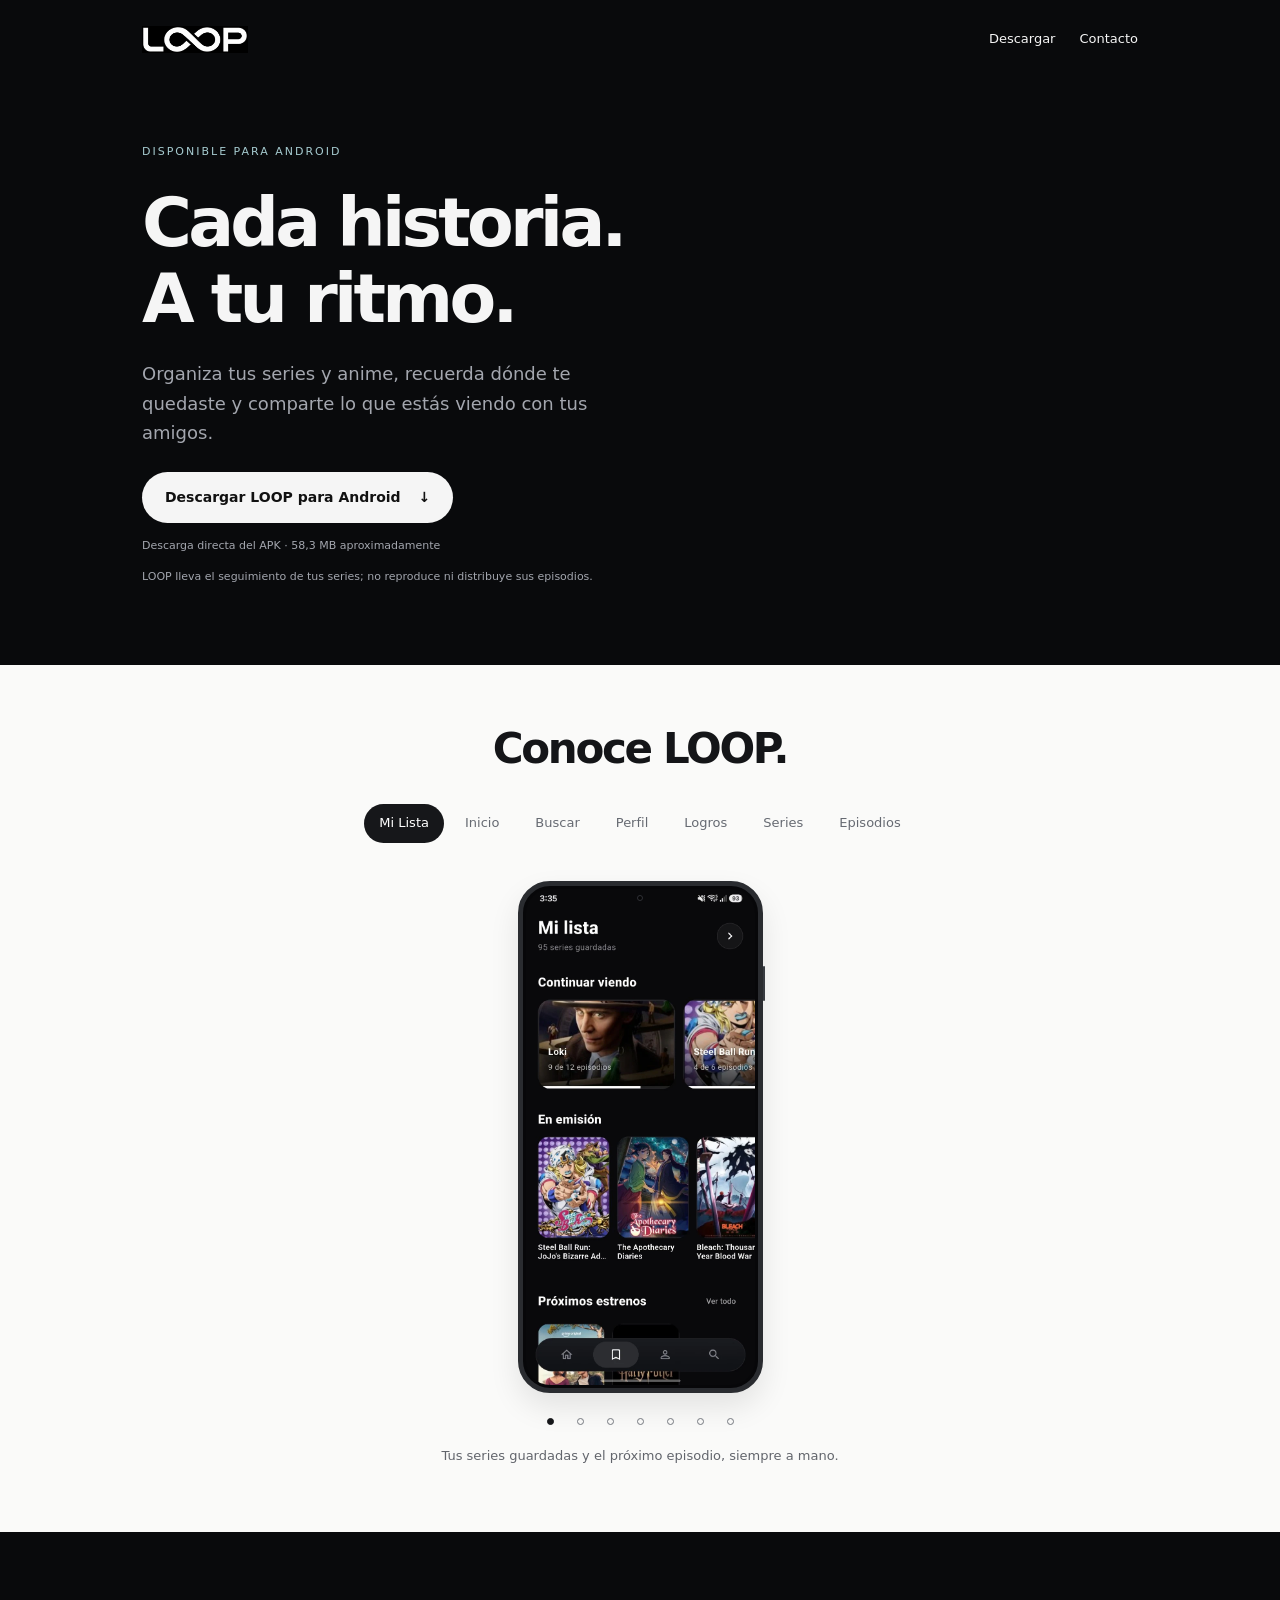
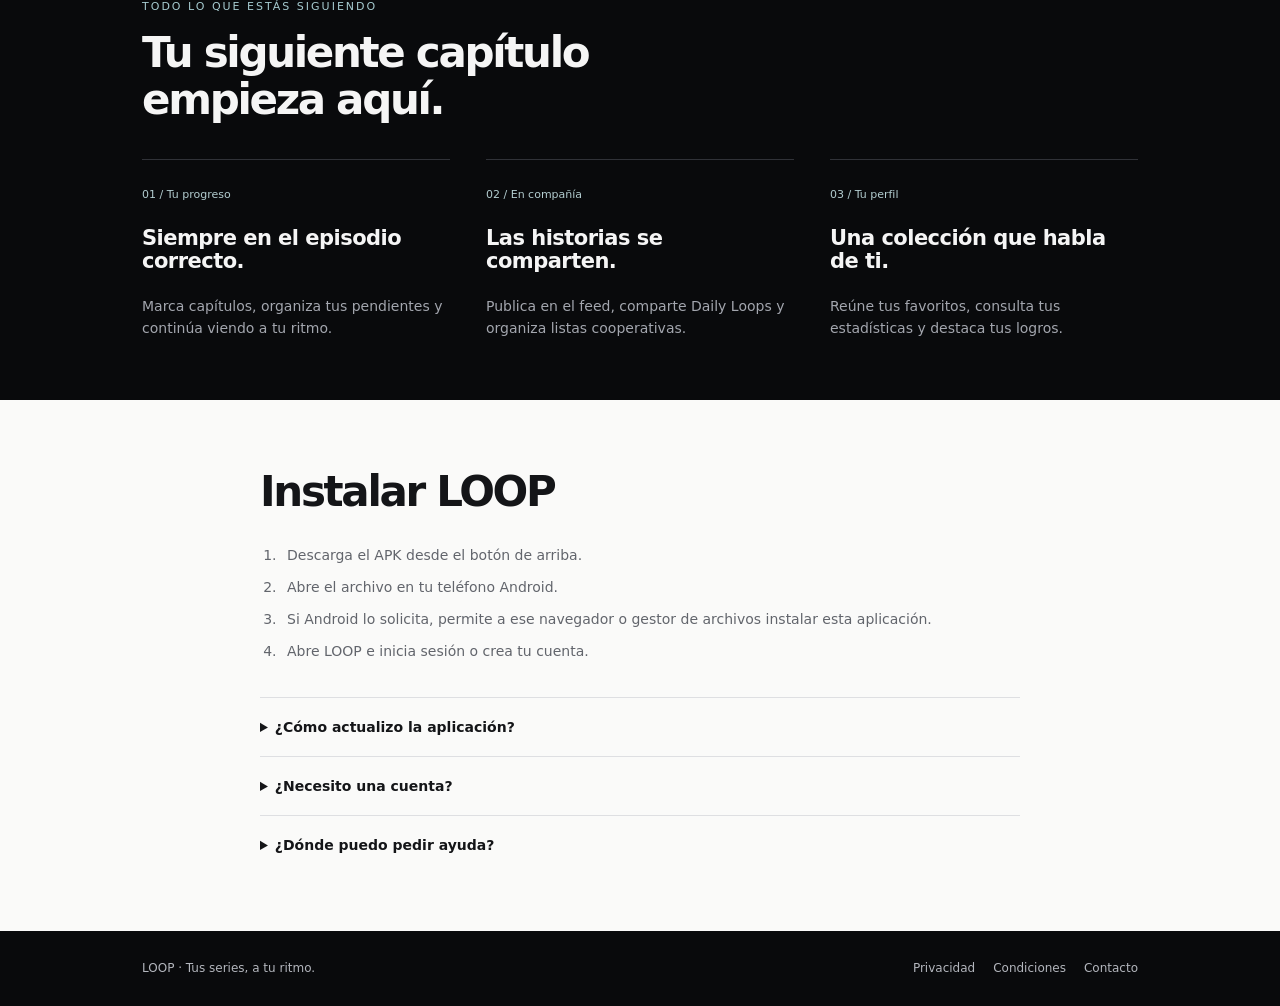
<file: index.html>
<!doctype html><html lang="es"><head><meta charset="utf-8"><meta name="viewport" content="width=device-width,initial-scale=1"><meta name="theme-color" content="#08090b"><title>Tus series, a tu ritmo · LOOP</title><meta name="description" content="LOOP: organiza tus series, lleva tu progreso y comparte lo que estás viendo."><link rel="icon" href="assets/favicon.png"><style>*{box-sizing:border-box}html{scroll-behavior:smooth}body{margin:0;background:#090a0c;color:#f5f5f5;font:16px/1.6 system-ui,-apple-system,BlinkMacSystemFont,"Segoe UI",sans-serif}button{font:inherit}a{color:inherit;text-underline-offset:4px}a:focus-visible,button:focus-visible,summary:focus-visible{outline:2px solid #6498a0;outline-offset:5px}header{max-width:1060px;padding:26px 32px;margin:auto;display:flex;align-items:center;justify-content:space-between}header img{display:block;width:106px;height:auto}nav{display:flex;gap:24px;font-size:13px}nav a{text-decoration:none}main.landing{width:100%;max-width:none;padding:0;margin:0}.wrap{width:min(100% - 64px,996px);margin:auto}.dark{background:#090a0c;color:#f5f5f5}.light{background:#fafaf9;color:#141518}p{color:#a3a6ae}.light p{color:#62656c}h1,h2,h3{line-height:1.12;letter-spacing:-.055em}h1{font-size:clamp(44px,6vw,68px);margin:22px 0}h2{font-size:clamp(30px,4vw,42px);margin:12px 0 28px}h3{font-size:21px;letter-spacing:-.025em}.eyebrow{text-transform:uppercase;font-size:11px;letter-spacing:2px;color:#a6cbd0}.hero{padding:58px 0 68px}.lead{max-width:490px;font-size:18px;line-height:1.65;margin-bottom:24px}.button{display:inline-flex;gap:18px;align-items:center;border-radius:100px;padding:14px 23px;background:#f5f5f5;color:#111;font-size:14px;font-weight:650;text-decoration:none}.button:hover{background:#cee1e3}.note{font-size:11px;line-height:1.6;max-width:480px;margin-top:14px}.showcase{padding:48px 0 38px;text-align:center}.screen-tabs{display:flex;gap:6px;overflow-x:auto;max-width:100%;width:max-content;margin:0 auto 28px;padding:4px 2px 10px;scrollbar-width:thin}.screen-tab{flex:none;padding:8px 14px;border:1px solid transparent;border-radius:100px;background:transparent;color:#666a72;font-size:13px;cursor:pointer}.screen-tab[aria-selected=true]{background:#16171a;color:white}.screen-tab:hover{border-color:#b9bdc3}.phone-stage{display:flex;justify-content:center}.phone{position:relative;width:230px;max-width:70vw;border:5px solid #2a2c30;border-radius:32px;padding:3px;background:#070709;box-shadow:0 14px 30px #00000018;touch-action:pan-y}.phone img{display:block;width:100%;height:auto;aspect-ratio:709/1536;object-fit:contain;border-radius:24px;transition:opacity .16s}.phone img.switching{opacity:.3}.phone-camera{position:absolute;z-index:1;top:9px;left:calc(50% - 3px);height:6px;width:6px;border-radius:50%;background:#050506;border:1px solid #303136}.phone:after{content:"";position:absolute;right:-7px;top:80px;width:2px;height:35px;background:#383b40;border-radius:2px}.gallery-controls{display:flex;align-items:center;justify-content:center;gap:20px;margin:18px 0 9px}.gallery-controls button{width:35px;height:35px;border:1px solid #d7d8db;border-radius:50%;background:transparent;color:#1c1d20;cursor:pointer}.gallery-controls button:hover{background:#e8e9eb}#screen-count{font-size:11px;letter-spacing:2px;color:#737780}.screen-description{max-width:420px;margin:auto;min-height:48px}.screen-description p{font-size:13px;line-height:1.6;margin:8px 0 0}.features-section{padding:60px 0}.features-section h2{max-width:620px}.features{display:grid;grid-template-columns:repeat(3,1fr);gap:36px;margin-top:36px}.feature{padding-top:20px;border-top:1px solid #303238}.feature span{font-size:11px;color:#b3cdd0}.feature p{font-size:14px;margin-bottom:0}.install{padding:56px 0}.install .wrap{max-width:760px}.install ol{padding-left:21px;font-size:14px;line-height:1.8;color:#62656c;margin-bottom:32px}.install li{padding-left:6px;margin-bottom:7px}details{border-top:1px solid #dedfe2;padding:18px 0}details p{font-size:14px;max-width:620px}summary{font-size:14px;font-weight:550;cursor:pointer}footer{max-width:1060px;margin:auto;padding:28px 32px;display:flex;align-items:center;justify-content:space-between;gap:22px;color:#b3b6bd;font-size:12px}footer nav{font-size:12px;gap:18px}@media(min-width:900px){.showcase .phone{width:245px}}@media(max-width:600px){header{padding:22px 24px}header img{width:88px}nav{gap:17px;font-size:12px}.wrap{width:calc(100% - 48px)}.hero{padding:35px 0 42px}h1{font-size:46px}.lead{font-size:16px}.button{font-size:13px}.showcase{padding:32px 0 26px}.showcase h2{font-size:30px;margin-bottom:18px}.screen-tabs{margin-bottom:18px;width:100%;justify-content:flex-start}.screen-tab{font-size:12px;padding:7px 11px}.phone{width:206px}.gallery-controls{margin-top:15px}.screen-description{min-height:60px}.features-section{padding:38px 0}.features{grid-template-columns:1fr;gap:23px;margin-top:25px}.feature h3{margin:12px 0}.install{padding:38px 0}footer{align-items:flex-start;flex-direction:column;padding:26px 24px;gap:15px}footer nav{flex-wrap:wrap}h2{font-size:30px}}@media(prefers-reduced-motion:reduce){html{scroll-behavior:auto}.phone img{transition:none}}.phone-viewport{width:100%;overflow:hidden;border-radius:24px;aspect-ratio:709/1536;touch-action:pan-y;cursor:grab}.phone-viewport.dragging{cursor:grabbing}.phone-track{display:flex;width:100%;height:100%;transform:translate3d(0,0,0);transition:transform 340ms cubic-bezier(.22,.8,.25,1);will-change:transform}.phone-track img{flex:0 0 100%;min-width:0;width:100%;height:100%;aspect-ratio:709/1536;border-radius:0;object-fit:contain;user-select:none;-webkit-user-drag:none;pointer-events:none}.phone-track.dragging{transition:none}.gallery-dots{display:flex;justify-content:center;align-items:center;gap:0;margin:13px 0 5px}.gallery-dot{display:grid;place-items:center;width:30px;height:32px;padding:0;border:0;background:transparent;cursor:pointer}.gallery-dot span{width:7px;height:7px;border:1px solid #777b82;border-radius:50%;background:transparent;transition:background .2s,border-color .2s}.gallery-dot[aria-pressed=true] span{background:#16171a;border-color:#16171a}@media(prefers-reduced-motion:reduce){.phone-track,.gallery-dot span{transition:none}}</style></head><body><header><a href="index.html" aria-label="LOOP, inicio"><img src="assets/wordmark.png" alt="LOOP" width="112" height="30"></a><nav aria-label="Navegación principal"><a href="index.html#descargar">Descargar</a><a href="mailto:loop.tvapp@gmail.com">Contacto</a></nav></header><main class="landing"><section class="hero dark" id="descargar"><div class="wrap"><span class="eyebrow">Disponible para Android</span><h1>Cada historia.<br>A tu ritmo.</h1><p class="lead">Organiza tus series y anime, recuerda dónde te quedaste y comparte lo que estás viendo con tus amigos.</p><a class="button" href="https://github.com/loop-tvapp/loop/releases/latest/download/LOOP.apk">Descargar LOOP para Android <span aria-hidden="true">↓</span></a><p class="note">Descarga directa del APK · 58,3 MB aproximadamente</p><p class="note">LOOP lleva el seguimiento de tus series; no reproduce ni distribuye sus episodios.</p></div></section><section class="showcase light" aria-labelledby="showcase-title"><div class="wrap"><h2 id="showcase-title">Conoce LOOP.</h2><div class="screen-tabs" role="tablist" aria-label="Pantallas de LOOP"><button class="screen-tab" role="tab" id="tab-0" aria-selected="true" aria-controls="screen-panel" tabindex="0" data-slide="0">Mi Lista</button><button class="screen-tab" role="tab" id="tab-1" aria-selected="false" aria-controls="screen-panel" tabindex="-1" data-slide="1">Inicio</button><button class="screen-tab" role="tab" id="tab-2" aria-selected="false" aria-controls="screen-panel" tabindex="-1" data-slide="2">Buscar</button><button class="screen-tab" role="tab" id="tab-3" aria-selected="false" aria-controls="screen-panel" tabindex="-1" data-slide="3">Perfil</button><button class="screen-tab" role="tab" id="tab-4" aria-selected="false" aria-controls="screen-panel" tabindex="-1" data-slide="4">Logros</button><button class="screen-tab" role="tab" id="tab-5" aria-selected="false" aria-controls="screen-panel" tabindex="-1" data-slide="5">Series</button><button class="screen-tab" role="tab" id="tab-6" aria-selected="false" aria-controls="screen-panel" tabindex="-1" data-slide="6">Episodios</button></div><div class="phone-stage"><div class="phone" id="screen-panel" role="tabpanel" aria-labelledby="tab-0" tabindex="0"><span class="phone-camera" aria-hidden="true"></span><div class="phone-viewport"><div class="phone-track"><img src="assets/pantalla-0.webp" alt="Pantalla Mi Lista de LOOP" width="709" height="1536" draggable="false" decoding="async"><img src="assets/pantalla-1.webp" alt="Pantalla Inicio de LOOP" width="709" height="1536" draggable="false" decoding="async"><img src="assets/pantalla-2.webp" alt="Pantalla Buscar de LOOP" width="709" height="1536" draggable="false" decoding="async"><img src="assets/pantalla-3.webp" alt="Pantalla Perfil de LOOP" width="709" height="1536" draggable="false" decoding="async"><img src="assets/pantalla-4.webp" alt="Pantalla Logros de LOOP" width="709" height="1536" draggable="false" decoding="async"><img src="assets/pantalla-5.webp" alt="Pantalla Series de LOOP" width="709" height="1536" draggable="false" decoding="async"><img src="assets/pantalla-6.webp" alt="Pantalla Episodios de LOOP" width="709" height="1536" draggable="false" decoding="async"></div></div></div></div><div class="gallery-dots" role="group" aria-label="Elegir captura"><button type="button" class="gallery-dot" data-dot="0" aria-label="Ver Mi Lista" aria-pressed="true"><span aria-hidden="true"></span></button><button type="button" class="gallery-dot" data-dot="1" aria-label="Ver Inicio" aria-pressed="false"><span aria-hidden="true"></span></button><button type="button" class="gallery-dot" data-dot="2" aria-label="Ver Buscar" aria-pressed="false"><span aria-hidden="true"></span></button><button type="button" class="gallery-dot" data-dot="3" aria-label="Ver Perfil" aria-pressed="false"><span aria-hidden="true"></span></button><button type="button" class="gallery-dot" data-dot="4" aria-label="Ver Logros" aria-pressed="false"><span aria-hidden="true"></span></button><button type="button" class="gallery-dot" data-dot="5" aria-label="Ver Series" aria-pressed="false"><span aria-hidden="true"></span></button><button type="button" class="gallery-dot" data-dot="6" aria-label="Ver Episodios" aria-pressed="false"><span aria-hidden="true"></span></button></div><div class="screen-description" aria-live="polite"><span id="screen-kicker" hidden>Mi Lista</span><h3 id="screen-title" hidden>Tu siguiente capítulo, siempre a mano.</h3><p id="screen-desc">Tus series guardadas y el próximo episodio, siempre a mano.</p></div></div></section><section class="features-section dark" aria-labelledby="features"><div class="wrap"><span class="eyebrow">Todo lo que estás siguiendo</span><h2 id="features">Tu siguiente capítulo empieza aquí.</h2><div class="features"><article class="feature"><span>01 / Tu progreso</span><h3>Siempre en el episodio correcto.</h3><p>Marca capítulos, organiza tus pendientes y continúa viendo a tu ritmo.</p></article><article class="feature"><span>02 / En compañía</span><h3>Las historias se comparten.</h3><p>Publica en el feed, comparte Daily Loops y organiza listas cooperativas.</p></article><article class="feature"><span>03 / Tu perfil</span><h3>Una colección que habla de ti.</h3><p>Reúne tus favoritos, consulta tus estadísticas y destaca tus logros.</p></article></div></div></section><section class="install light"><div class="wrap"><h2>Instalar LOOP</h2><ol><li>Descarga el APK desde el botón de arriba.</li><li>Abre el archivo en tu teléfono Android.</li><li>Si Android lo solicita, permite a ese navegador o gestor de archivos instalar esta aplicación.</li><li>Abre LOOP e inicia sesión o crea tu cuenta.</li></ol><details><summary>¿Cómo actualizo la aplicación?</summary><p>Descarga la nueva versión e instálala sobre la anterior. No necesitas desinstalarla para actualizar si ambas versiones conservan la misma firma.</p></details><details><summary>¿Necesito una cuenta?</summary><p>Sí. Puedes registrarte con correo o acceder con Google. Si usas Google por primera vez, LOOP te permite elegir tu nombre de usuario.</p></details><details><summary>¿Dónde puedo pedir ayuda?</summary><p>Escríbenos a <a href="mailto:loop.tvapp@gmail.com">loop.tvapp@gmail.com</a>, también para consultas sobre tus datos o solicitudes de eliminación de cuenta.</p></details></div></section></main><footer><span>LOOP · Tus series, a tu ritmo.</span><nav aria-label="Información"><a href="privacidad.html">Privacidad</a><a href="terminos.html">Condiciones</a><a href="mailto:loop.tvapp@gmail.com">Contacto</a></nav></footer><script src="loop-gallery-v4.js" defer></script></body></html>
</file>
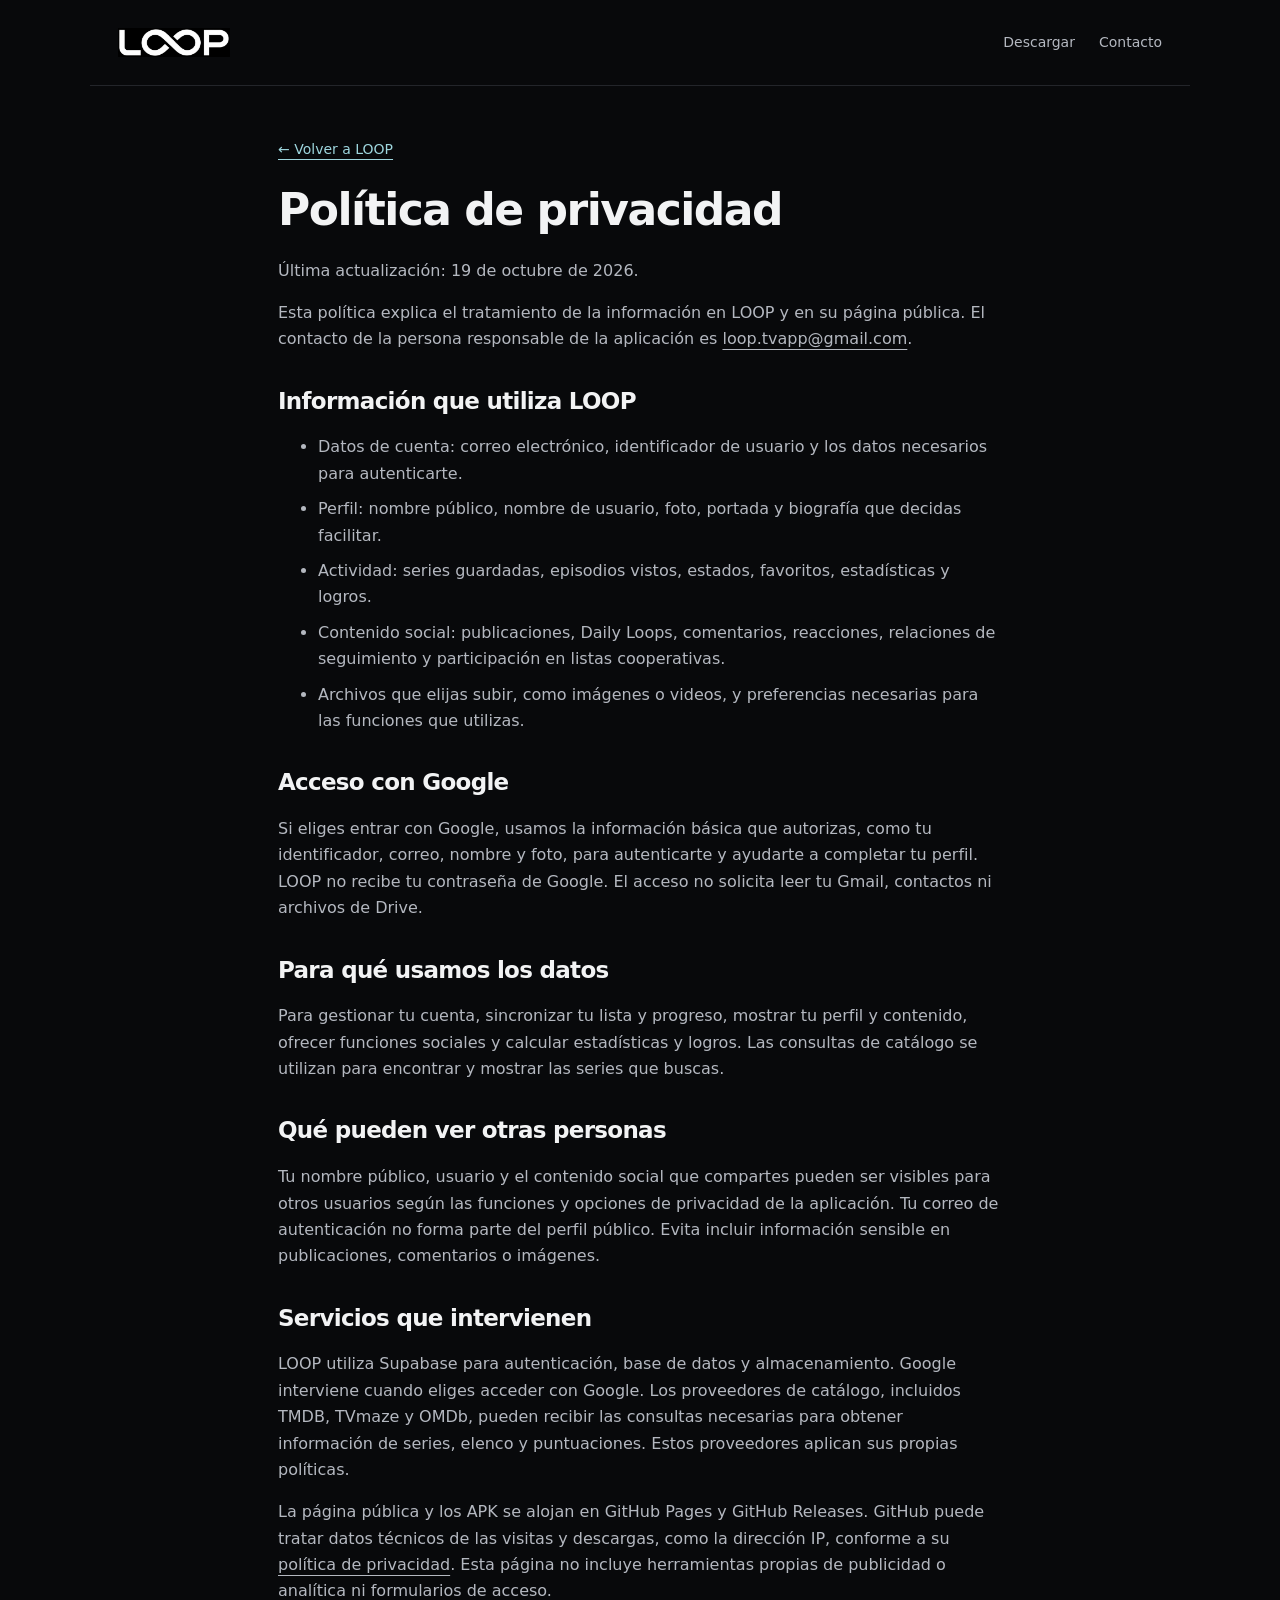
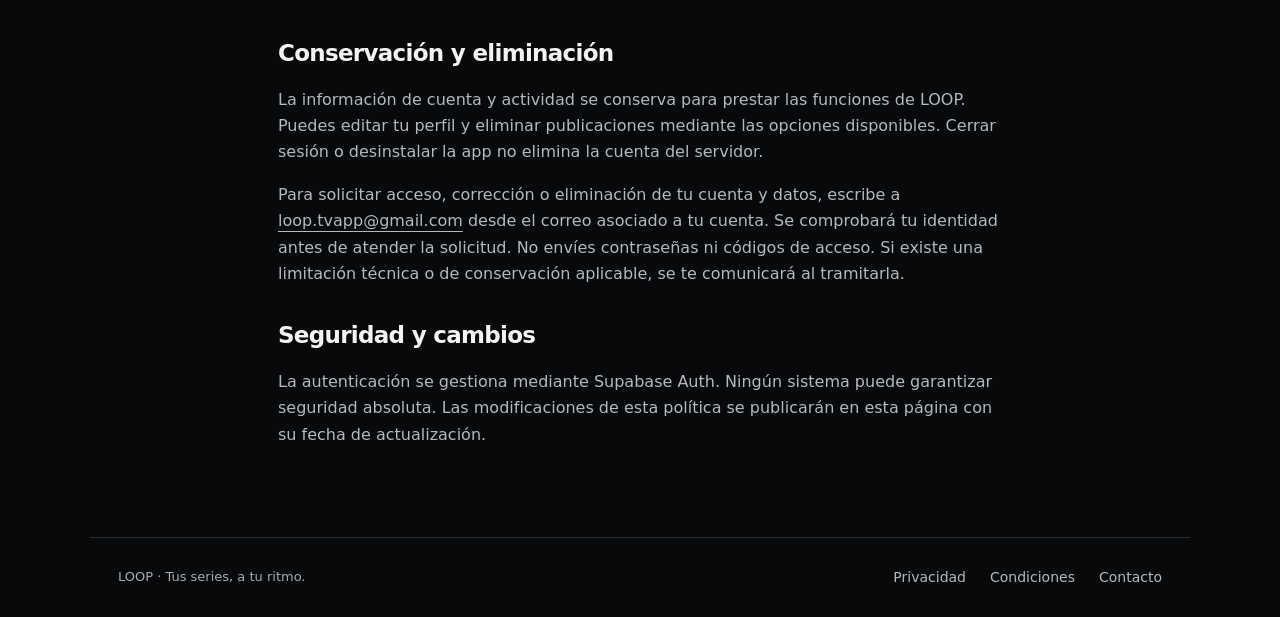
<file: privacidad.html>
<!doctype html><html lang="es"><head><meta charset="utf-8"><meta name="viewport" content="width=device-width,initial-scale=1"><meta name="theme-color" content="#08090b"><title>Política de privacidad · LOOP</title><meta name="description" content="LOOP: organiza tus series, lleva tu progreso y comparte lo que estás viendo."><link rel="icon" href="assets/favicon.png"><link rel="stylesheet" href="style.css"></head><body><header><a href="index.html" aria-label="LOOP, inicio"><img src="assets/wordmark.png" alt="LOOP" width="112" height="30"></a><nav aria-label="Navegación principal"><a href="index.html#descargar">Descargar</a><a href="mailto:loop.tvapp@gmail.com">Contacto</a></nav></header><main class="legal"><a class="back" href="index.html">← Volver a LOOP</a><h1>Política de privacidad</h1><p>Última actualización: 19 de octubre de 2026.</p><p>Esta política explica el tratamiento de la información en LOOP y en su página pública. El contacto de la persona responsable de la aplicación es <a href="mailto:loop.tvapp@gmail.com">loop.tvapp@gmail.com</a>.</p><h2>Información que utiliza LOOP</h2><ul><li>Datos de cuenta: correo electrónico, identificador de usuario y los datos necesarios para autenticarte.</li><li>Perfil: nombre público, nombre de usuario, foto, portada y biografía que decidas facilitar.</li><li>Actividad: series guardadas, episodios vistos, estados, favoritos, estadísticas y logros.</li><li>Contenido social: publicaciones, Daily Loops, comentarios, reacciones, relaciones de seguimiento y participación en listas cooperativas.</li><li>Archivos que elijas subir, como imágenes o videos, y preferencias necesarias para las funciones que utilizas.</li></ul><h2>Acceso con Google</h2><p>Si eliges entrar con Google, usamos la información básica que autorizas, como tu identificador, correo, nombre y foto, para autenticarte y ayudarte a completar tu perfil. LOOP no recibe tu contraseña de Google. El acceso no solicita leer tu Gmail, contactos ni archivos de Drive.</p><h2>Para qué usamos los datos</h2><p>Para gestionar tu cuenta, sincronizar tu lista y progreso, mostrar tu perfil y contenido, ofrecer funciones sociales y calcular estadísticas y logros. Las consultas de catálogo se utilizan para encontrar y mostrar las series que buscas.</p><h2>Qué pueden ver otras personas</h2><p>Tu nombre público, usuario y el contenido social que compartes pueden ser visibles para otros usuarios según las funciones y opciones de privacidad de la aplicación. Tu correo de autenticación no forma parte del perfil público. Evita incluir información sensible en publicaciones, comentarios o imágenes.</p><h2>Servicios que intervienen</h2><p>LOOP utiliza Supabase para autenticación, base de datos y almacenamiento. Google interviene cuando eliges acceder con Google. Los proveedores de catálogo, incluidos TMDB, TVmaze y OMDb, pueden recibir las consultas necesarias para obtener información de series, elenco y puntuaciones. Estos proveedores aplican sus propias políticas.</p><p>La página pública y los APK se alojan en GitHub Pages y GitHub Releases. GitHub puede tratar datos técnicos de las visitas y descargas, como la dirección IP, conforme a su <a href="https://docs.github.com/es/site-policy/privacy-policies/github-general-privacy-statement">política de privacidad</a>. Esta página no incluye herramientas propias de publicidad o analítica ni formularios de acceso.</p><h2>Conservación y eliminación</h2><p>La información de cuenta y actividad se conserva para prestar las funciones de LOOP. Puedes editar tu perfil y eliminar publicaciones mediante las opciones disponibles. Cerrar sesión o desinstalar la app no elimina la cuenta del servidor.</p><p>Para solicitar acceso, corrección o eliminación de tu cuenta y datos, escribe a <a href="mailto:loop.tvapp@gmail.com?subject=Solicitud%20sobre%20mis%20datos%20en%20LOOP">loop.tvapp@gmail.com</a> desde el correo asociado a tu cuenta. Se comprobará tu identidad antes de atender la solicitud. No envíes contraseñas ni códigos de acceso. Si existe una limitación técnica o de conservación aplicable, se te comunicará al tramitarla.</p><h2>Seguridad y cambios</h2><p>La autenticación se gestiona mediante Supabase Auth. Ningún sistema puede garantizar seguridad absoluta. Las modificaciones de esta política se publicarán en esta página con su fecha de actualización.</p></main><footer><span>LOOP · Tus series, a tu ritmo.</span><nav aria-label="Información"><a href="privacidad.html">Privacidad</a><a href="terminos.html">Condiciones</a><a href="mailto:loop.tvapp@gmail.com">Contacto</a></nav></footer></body></html>
</file>
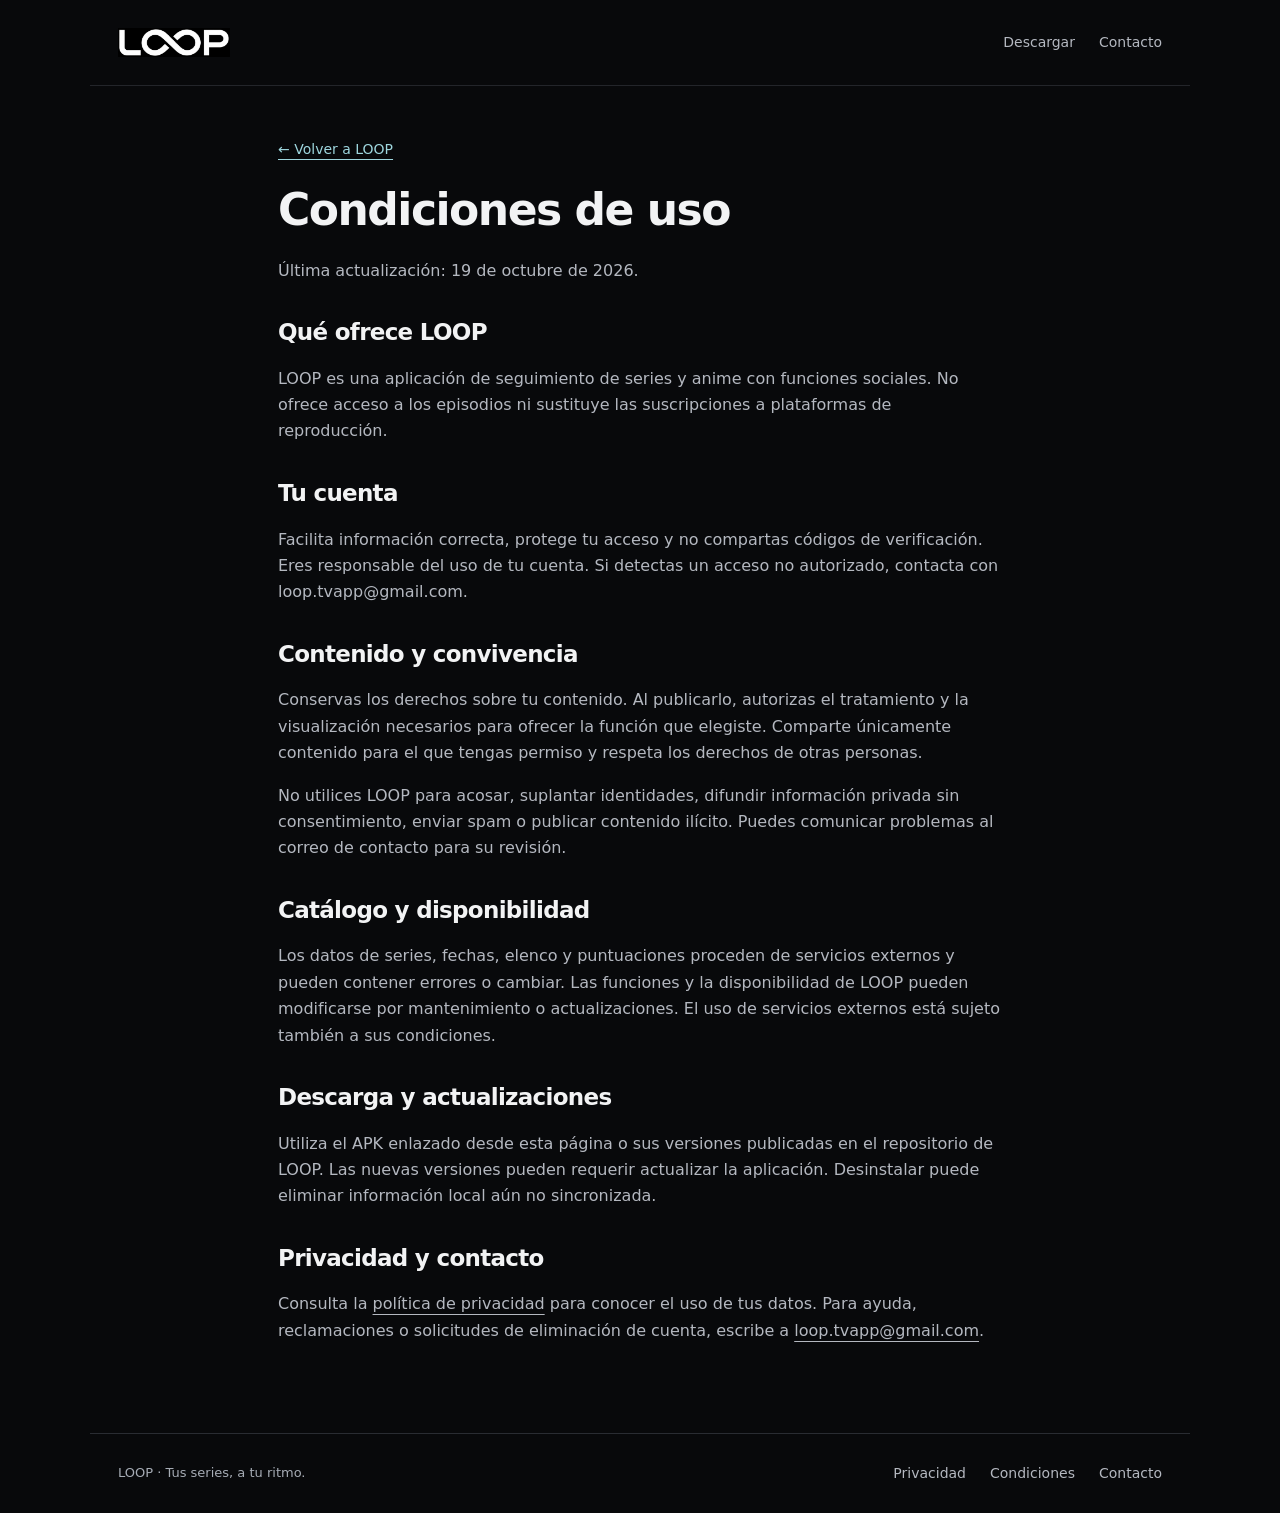
<file: terminos.html>
<!doctype html><html lang="es"><head><meta charset="utf-8"><meta name="viewport" content="width=device-width,initial-scale=1"><meta name="theme-color" content="#08090b"><title>Condiciones de uso · LOOP</title><meta name="description" content="LOOP: organiza tus series, lleva tu progreso y comparte lo que estás viendo."><link rel="icon" href="assets/favicon.png"><link rel="stylesheet" href="style.css"></head><body><header><a href="index.html" aria-label="LOOP, inicio"><img src="assets/wordmark.png" alt="LOOP" width="112" height="30"></a><nav aria-label="Navegación principal"><a href="index.html#descargar">Descargar</a><a href="mailto:loop.tvapp@gmail.com">Contacto</a></nav></header><main class="legal"><a class="back" href="index.html">← Volver a LOOP</a><h1>Condiciones de uso</h1><p>Última actualización: 19 de octubre de 2026.</p><h2>Qué ofrece LOOP</h2><p>LOOP es una aplicación de seguimiento de series y anime con funciones sociales. No ofrece acceso a los episodios ni sustituye las suscripciones a plataformas de reproducción.</p><h2>Tu cuenta</h2><p>Facilita información correcta, protege tu acceso y no compartas códigos de verificación. Eres responsable del uso de tu cuenta. Si detectas un acceso no autorizado, contacta con loop.tvapp@gmail.com.</p><h2>Contenido y convivencia</h2><p>Conservas los derechos sobre tu contenido. Al publicarlo, autorizas el tratamiento y la visualización necesarios para ofrecer la función que elegiste. Comparte únicamente contenido para el que tengas permiso y respeta los derechos de otras personas.</p><p>No utilices LOOP para acosar, suplantar identidades, difundir información privada sin consentimiento, enviar spam o publicar contenido ilícito. Puedes comunicar problemas al correo de contacto para su revisión.</p><h2>Catálogo y disponibilidad</h2><p>Los datos de series, fechas, elenco y puntuaciones proceden de servicios externos y pueden contener errores o cambiar. Las funciones y la disponibilidad de LOOP pueden modificarse por mantenimiento o actualizaciones. El uso de servicios externos está sujeto también a sus condiciones.</p><h2>Descarga y actualizaciones</h2><p>Utiliza el APK enlazado desde esta página o sus versiones publicadas en el repositorio de LOOP. Las nuevas versiones pueden requerir actualizar la aplicación. Desinstalar puede eliminar información local aún no sincronizada.</p><h2>Privacidad y contacto</h2><p>Consulta la <a href="privacidad.html">política de privacidad</a> para conocer el uso de tus datos. Para ayuda, reclamaciones o solicitudes de eliminación de cuenta, escribe a <a href="mailto:loop.tvapp@gmail.com">loop.tvapp@gmail.com</a>.</p></main><footer><span>LOOP · Tus series, a tu ritmo.</span><nav aria-label="Información"><a href="privacidad.html">Privacidad</a><a href="terminos.html">Condiciones</a><a href="mailto:loop.tvapp@gmail.com">Contacto</a></nav></footer></body></html>
</file>
<file: style.css>
*{box-sizing:border-box}html{scroll-behavior:smooth}body{margin:0;background:#08090b;color:#f2f3f4;font:16px/1.65 system-ui,-apple-system,BlinkMacSystemFont,"Segoe UI",sans-serif}a{color:inherit;text-underline-offset:5px}a:focus-visible,summary:focus-visible{outline:3px solid #9ed6de;outline-offset:6px}header,main,footer{max-width:1100px;margin:auto;padding:28px}header{display:flex;align-items:center;justify-content:space-between;gap:20px;border-bottom:1px solid #23252a}header img{width:112px;height:auto;display:block}nav{display:flex;gap:24px;font-size:14px;color:#b4b8c0}nav a{text-decoration:none}.hero{padding:88px 0 70px;max-width:850px}.eyebrow{font-size:12px;letter-spacing:2px;text-transform:uppercase;color:#9ed6de}h1{font-size:clamp(42px,7.5vw,80px);line-height:1.08;letter-spacing:-3px;margin:24px 0}h2{font-size:30px;line-height:1.2;letter-spacing:-.7px}h3{font-size:19px}p{color:#b4b8c0}.lead{font-size:20px;max-width:620px}.button{display:inline-flex;align-items:center;gap:14px;background:#eeeef0;color:#111215;border-radius:100px;padding:16px 25px;font-weight:650;text-decoration:none;margin-top:20px}.button:hover{background:#b8e1e5}.note{font-size:13px;color:#9298a3}.features{display:grid;grid-template-columns:repeat(3,1fr);gap:18px;margin:32px 0 70px}.feature{padding:25px;border:1px solid #292c32;border-radius:24px;background:#111317}.feature span{color:#9ed6de;font-size:13px}.install{border-top:1px solid #292c32;padding:36px 0}details{padding:18px 0;border-bottom:1px solid #292c32}summary{cursor:pointer;font-weight:600}footer{margin-top:45px;border-top:1px solid #292c32;display:flex;justify-content:space-between;flex-wrap:wrap;gap:16px;font-size:13px;color:#a6acb5}.legal{max-width:780px;padding-top:50px}.legal h1{font-size:44px;letter-spacing:-1.5px}.legal h2{font-size:23px;margin-top:35px}li{color:#b4b8c0;margin:9px 0}.back{color:#9ed6de;font-size:14px}@media(max-width:650px){header,main,footer{padding:22px}header img{width:90px}nav{gap:14px;font-size:12px}.hero{padding:58px 0 44px}h1{letter-spacing:-1.7px}.lead{font-size:18px}.features{grid-template-columns:1fr;gap:12px;margin-bottom:45px}.feature{padding:22px}footer{margin-top:25px}}@media(prefers-reduced-motion:reduce){html{scroll-behavior:auto}}
/* Capturas de LOOP */
button{font:inherit}.showcase{border-top:1px solid #292c32;padding:64px 0 84px}.showcase-intro{margin-bottom:40px}.showcase-intro h2{font-size:clamp(30px,4vw,46px);margin:16px 0}.showcase-layout{display:grid;grid-template-columns:1fr 1fr;align-items:center;gap:70px}.screen-tabs{display:flex;flex-wrap:wrap;gap:9px}.screen-tab{border:1px solid #2d3036;border-radius:100px;background:transparent;color:#aeb4bd;padding:9px 16px;cursor:pointer;font-size:14px;transition:background .2s,color .2s}.screen-tab[aria-selected=true]{background:#e9ebee;color:#111215;border-color:#e9ebee}.screen-tab:hover{border-color:#727982}.screen-description{min-height:220px;padding-top:40px}.screen-description h3{font-size:34px;line-height:1.18;letter-spacing:-1px;margin:18px 0}.screen-description p{max-width:400px}.gallery-controls{display:flex;align-items:center;gap:22px;margin:25px 0}.gallery-controls button{width:46px;height:46px;border:1px solid #34373d;border-radius:50%;background:#14161a;color:#f2f3f4;cursor:pointer}.gallery-controls button:hover{background:#292d34}.gallery-controls span{font-size:13px;letter-spacing:2px;color:#aeb4bd}.phone-stage{display:flex;justify-content:center;padding:12px}.phone{width:min(100%,310px);border:6px solid #25272c;border-radius:43px;padding:3px;background:#050506;position:relative;box-shadow:0 28px 55px #0008;touch-action:pan-y}.phone:before{content:"";position:absolute;right:-9px;top:110px;width:3px;height:43px;border-radius:2px;background:#34373d}.phone:after{content:"";position:absolute;left:-9px;top:90px;width:3px;height:65px;border-radius:2px;background:#34373d}.phone img{display:block;width:100%;height:auto;aspect-ratio:709/1536;object-fit:contain;border-radius:33px;background:#09090b;transition:opacity .15s}.phone img.switching{opacity:.25}.phone-camera{position:absolute;z-index:1;top:10px;left:calc(50% - 4px);width:8px;height:8px;border-radius:50%;background:#020203;border:1px solid #222}.showcase-copy>.note{max-width:360px;font-size:12px}button:focus-visible{outline:3px solid #9ed6de;outline-offset:4px}@media(max-width:760px){.showcase{padding:42px 0 50px}.showcase-layout{grid-template-columns:1fr;gap:12px}.showcase-intro{margin-bottom:26px}.screen-description{min-height:175px;padding-top:24px}.screen-description h3{font-size:28px}.screen-tabs{gap:7px}.screen-tab{font-size:12px;padding:8px 12px}.gallery-controls{margin:14px 0}.phone{width:min(100%,285px)}.phone-stage{margin-top:12px}.showcase-copy>.note{max-width:none}}@media(prefers-reduced-motion:reduce){.screen-tab,.phone img{transition:none}}
</file>
